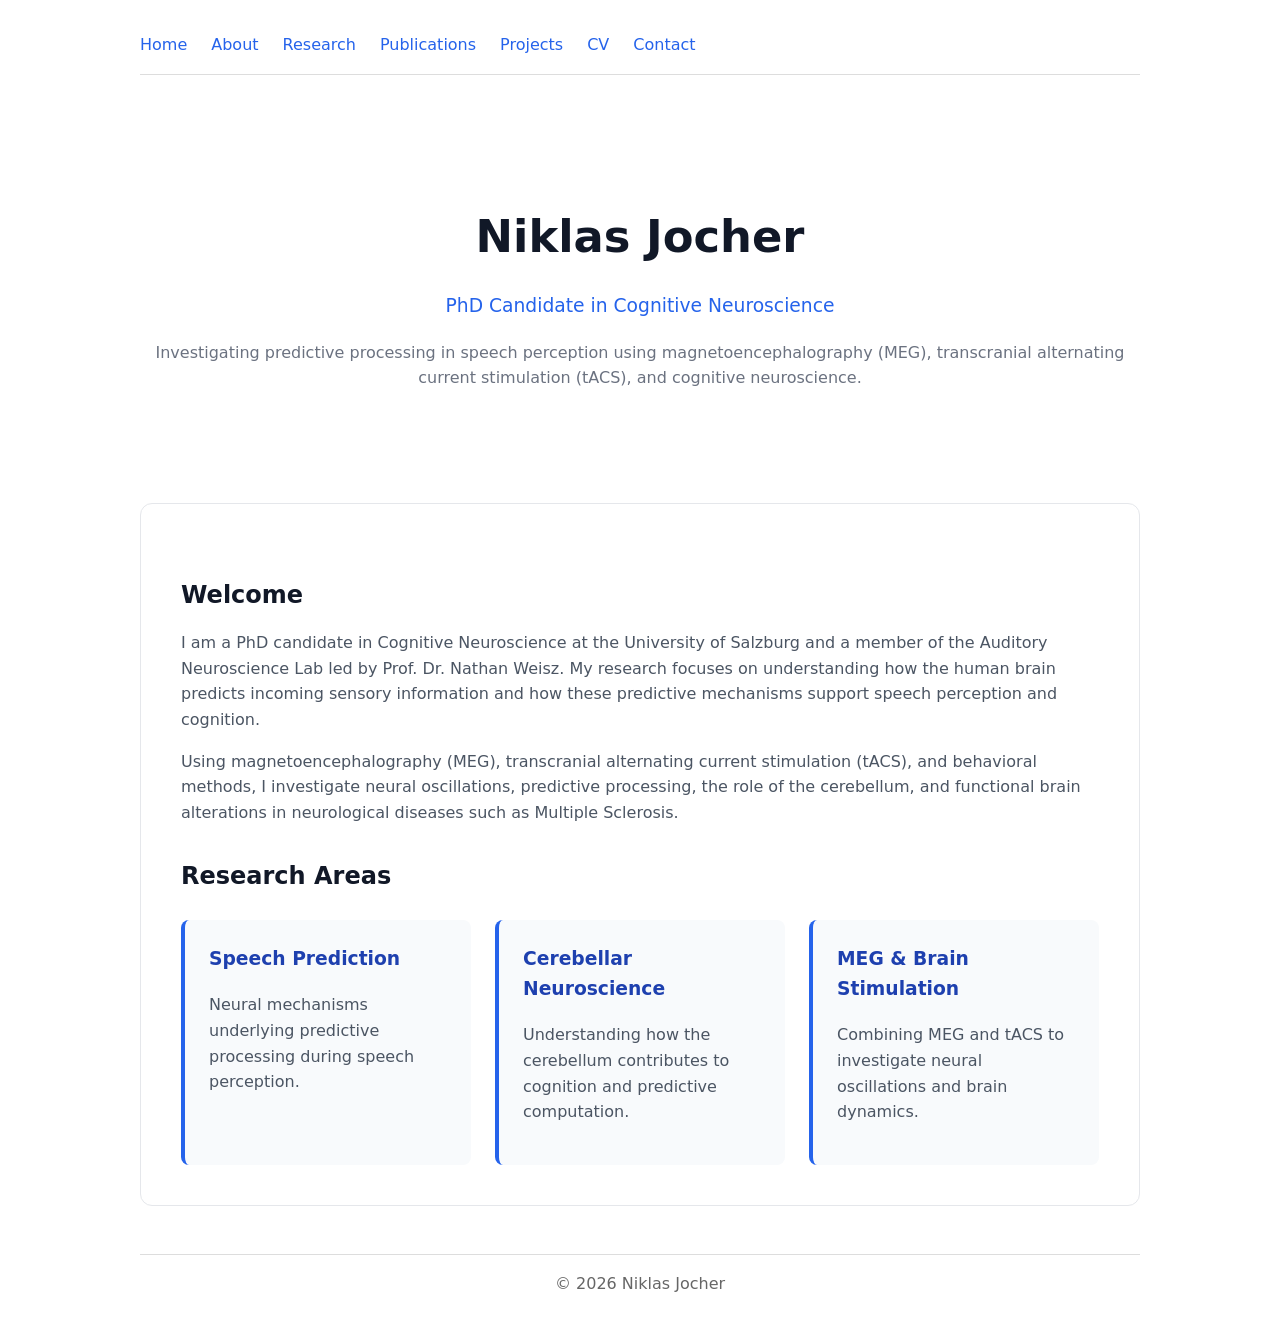
<file: index.html>
<!DOCTYPE html>
<html lang="en">
<head>
    <meta charset="UTF-8">
    <meta name="viewport" content="width=device-width, initial-scale=1.0">
    <title>Home | Niklas Jocher</title>
    <link rel="stylesheet" href="assets/css/style.css">
</head>

<body>

<nav>
    <a href="index.html">Home</a>
    <a href="about.html">About</a>
    <a href="research.html">Research</a>
    <a href="publications.html">Publications</a>
    <a href="projects.html">Projects</a>
    <a href="cv.html">CV</a>
    <a href="contact.html">Contact</a>
</nav>

<div class="hero">
    <h1>Niklas Jocher</h1>
    <h3>PhD Candidate in Cognitive Neuroscience</h3>

    <p>
        Investigating predictive processing in speech perception using
        magnetoencephalography (MEG), transcranial alternating current stimulation
        (tACS), and cognitive neuroscience.
    </p>
</div>

<div class="card home-content">

<h2>Welcome</h2>

<p>
I am a PhD candidate in Cognitive Neuroscience at the University of Salzburg and a
member of the Auditory Neuroscience Lab led by Prof. Dr. Nathan Weisz.
My research focuses on understanding how the human brain predicts incoming sensory
information and how these predictive mechanisms support speech perception and cognition.
</p>

<p>
Using magnetoencephalography (MEG), transcranial alternating current stimulation (tACS),
and behavioral methods, I investigate neural oscillations, predictive processing,
the role of the cerebellum, and functional brain alterations in neurological diseases
such as Multiple Sclerosis.
</p>

<h2>Research Areas</h2>

<div class="grid">

<div class="research-item">
<h3>Speech Prediction</h3>
<p>Neural mechanisms underlying predictive processing during speech perception.</p>
</div>

<div class="research-item">
<h3>Cerebellar Neuroscience</h3>
<p>Understanding how the cerebellum contributes to cognition and predictive computation.</p>
</div>

<div class="research-item">
<h3>MEG & Brain Stimulation</h3>
<p>Combining MEG and tACS to investigate neural oscillations and brain dynamics.</p>
</div>

</div>

</div>

<footer>
© 2026 Niklas Jocher
</footer>

<script src="assets/js/script.js"></script>

</body>
</html>
</file>
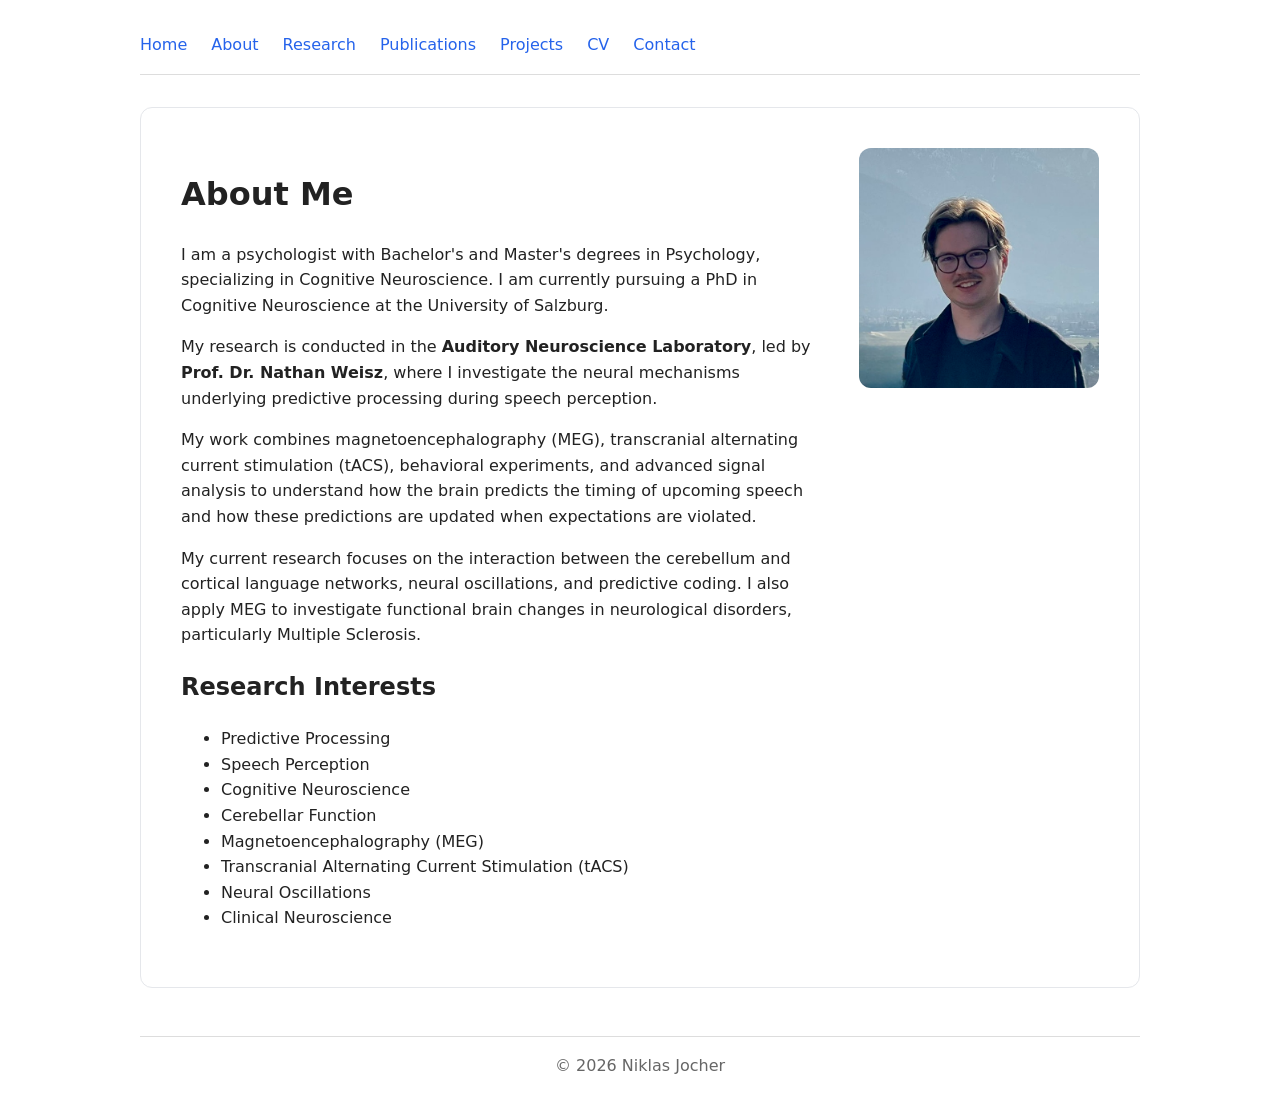
<file: about.html>
<!DOCTYPE html>
<html lang="en">
<head>
    <meta charset="UTF-8">
    <meta name="viewport" content="width=device-width, initial-scale=1.0">

    <title>About | Niklas Jocher</title>

    <link rel="stylesheet" href="assets/css/style.css">
</head>

<body>

<nav>
    <a href="index.html">Home</a>
    <a href="about.html">About</a>
    <a href="research.html">Research</a>
    <a href="publications.html">Publications</a>
    <a href="projects.html">Projects</a>
    <a href="cv.html">CV</a>
    <a href="contact.html">Contact</a>
</nav>

<div class="card about">

    <div class="about-text">

        <h1>About Me</h1>

        <p>
            I am a psychologist with Bachelor's and Master's degrees in Psychology,
            specializing in Cognitive Neuroscience. I am currently pursuing a PhD in
            Cognitive Neuroscience at the University of Salzburg.
        </p>

        <p>
            My research is conducted in the <strong>Auditory Neuroscience Laboratory</strong>,
            led by <strong>Prof. Dr. Nathan Weisz</strong>, where I investigate the neural
            mechanisms underlying predictive processing during speech perception.
        </p>

        <p>
            My work combines magnetoencephalography (MEG), transcranial alternating
            current stimulation (tACS), behavioral experiments, and advanced signal
            analysis to understand how the brain predicts the timing of upcoming
            speech and how these predictions are updated when expectations are violated.
        </p>

        <p>
            My current research focuses on the interaction between the cerebellum and
            cortical language networks, neural oscillations, and predictive coding.
            I also apply MEG to investigate functional brain changes in neurological
            disorders, particularly Multiple Sclerosis.
        </p>

        <h2>Research Interests</h2>

        <ul>
            <li>Predictive Processing</li>
            <li>Speech Perception</li>
            <li>Cognitive Neuroscience</li>
            <li>Cerebellar Function</li>
            <li>Magnetoencephalography (MEG)</li>
            <li>Transcranial Alternating Current Stimulation (tACS)</li>
            <li>Neural Oscillations</li>
            <li>Clinical Neuroscience</li>
        </ul>

    </div>

    <img
        src="assets/images/profile.png"
        alt="Niklas Jocher"
        class="profile-photo">

</div>

<footer>
    © 2026 Niklas Jocher
</footer>

<script src="assets/js/script.js"></script>

</body>
</html>
</file>
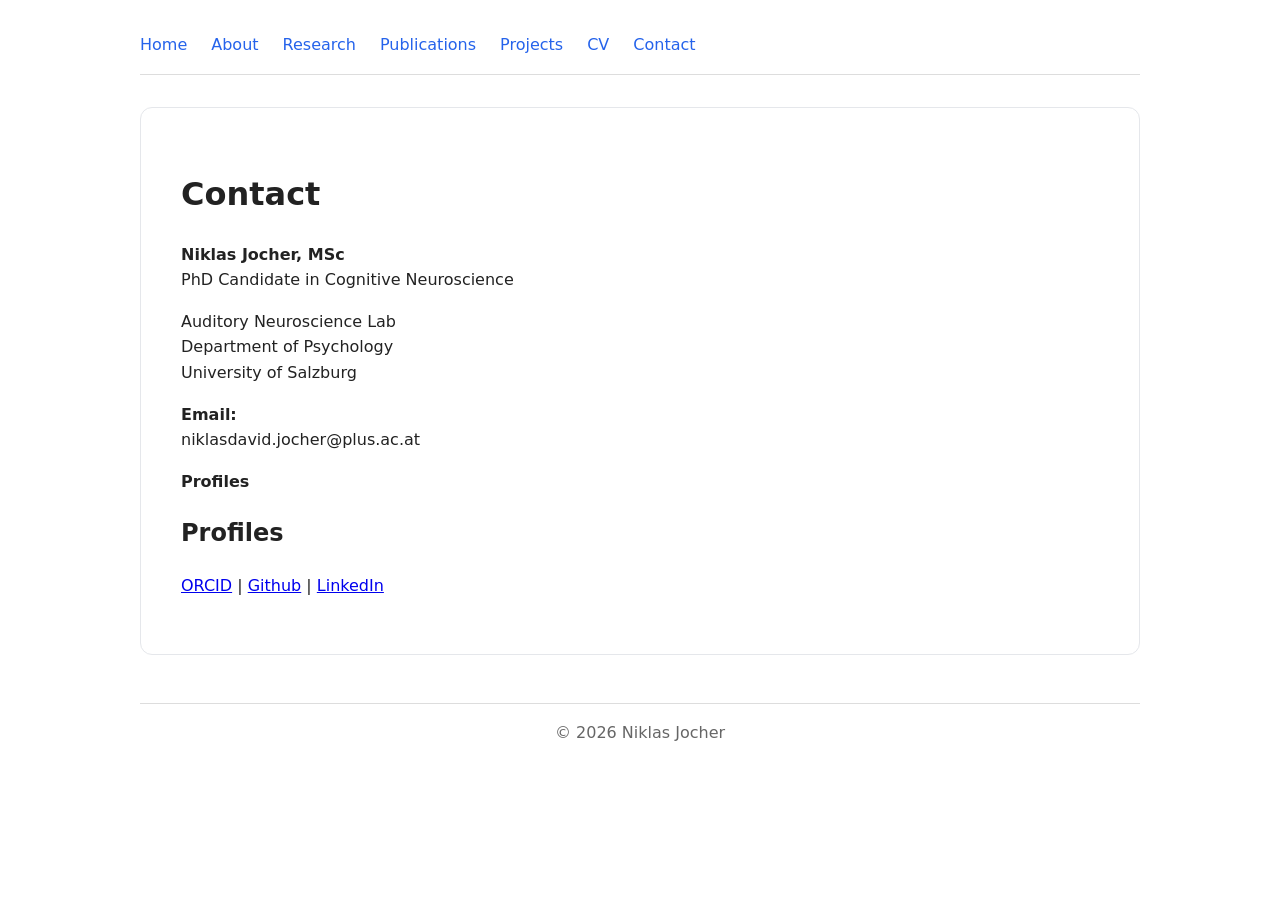
<file: contact.html>
<!DOCTYPE html>
<html lang="en">
<head>
<meta charset="UTF-8">
<meta name="viewport" content="width=device-width, initial-scale=1.0">
<title>Contact | Niklas Jocher</title>
<link rel="stylesheet" href="assets/css/style.css">
</head>

<body>

<nav>
<a href="index.html">Home</a>
<a href="about.html">About</a>
<a href="research.html">Research</a>
<a href="publications.html">Publications</a>
<a href="projects.html">Projects</a>
<a href="cv.html">CV</a>
<a href="contact.html">Contact</a>
</nav>

<div class="card">

<h1>Contact</h1>

<p>
<b>Niklas Jocher, MSc</b><br>
PhD Candidate in Cognitive Neuroscience
</p>

<p>
Auditory Neuroscience Lab<br>
Department of Psychology<br>
University of Salzburg
</p>

<p>
<strong>Email:</strong><br>
niklasdavid.jocher@plus.ac.at
</p>

<p>
<strong>Profiles</strong></p>

<h2>Profiles</h2>

<p>

<a href="https://orcid.org/0009-0005-7069-5543" target="_blank">ORCID</a> |
<a href="https://github.com/ndjoc" target="_blank">Github</a> |
<a href="https://www.linkedin.com/in/niklas-david-jocher-636583213/" target="_blank">LinkedIn</a>
</p>

</div>

<footer>
© 2026 Niklas Jocher
</footer>

</body>
</html>
</file>
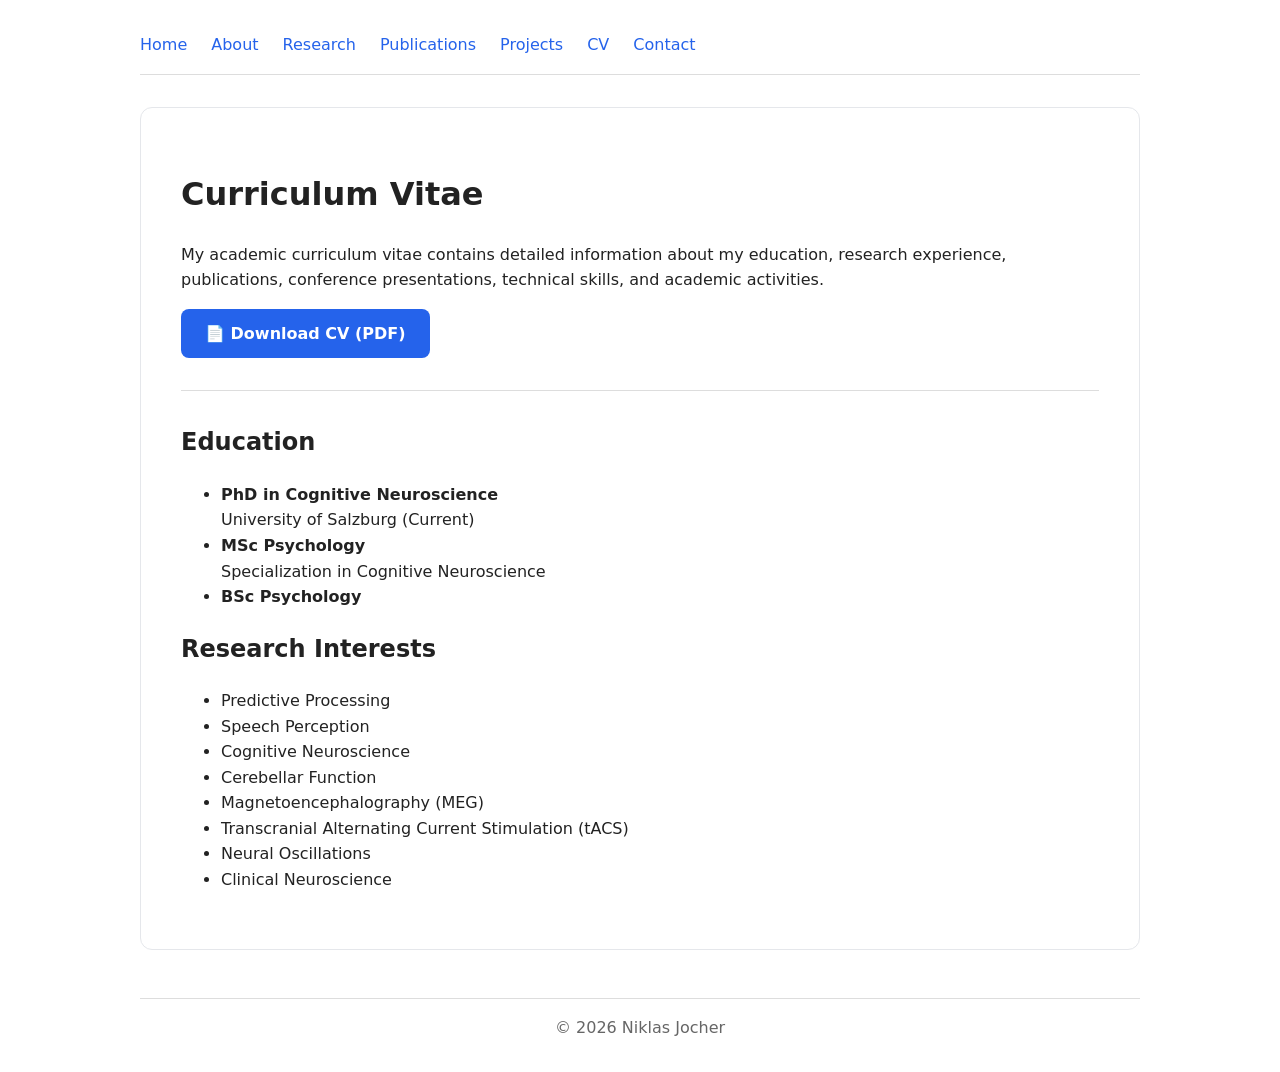
<file: cv.html>
<!DOCTYPE html>
<html lang="en">
<head>
    <meta charset="UTF-8">
    <meta name="viewport" content="width=device-width, initial-scale=1.0">
    <title>CV | Niklas Jocher</title>

    <link rel="stylesheet" href="assets/css/style.css">
</head>

<body>

<nav>
    <a href="index.html">Home</a>
    <a href="about.html">About</a>
    <a href="research.html">Research</a>
    <a href="publications.html">Publications</a>
    <a href="projects.html">Projects</a>
    <a href="cv.html">CV</a>
    <a href="contact.html">Contact</a>
</nav>

<div class="card">

    <h1>Curriculum Vitae</h1>

    <p>
        My academic curriculum vitae contains detailed information about my education,
        research experience, publications, conference presentations, technical skills,
        and academic activities.
    </p>

    <p>
        <a class="button"
           href="assets/files/Niklas_Jocher_CV.pdf"
           target="_blank">
            📄 Download CV (PDF)
        </a>
    </p>

    <hr>

    <h2>Education</h2>

    <ul>
        <li><strong>PhD in Cognitive Neuroscience</strong><br>
        University of Salzburg (Current)</li>

        <li><strong>MSc Psychology</strong><br>
        Specialization in Cognitive Neuroscience</li>

        <li><strong>BSc Psychology</strong></li>
    </ul>

    <h2>Research Interests</h2>

    <ul>
        <li>Predictive Processing</li>
        <li>Speech Perception</li>
        <li>Cognitive Neuroscience</li>
        <li>Cerebellar Function</li>
        <li>Magnetoencephalography (MEG)</li>
        <li>Transcranial Alternating Current Stimulation (tACS)</li>
        <li>Neural Oscillations</li>
        <li>Clinical Neuroscience</li>
    </ul>

</div>

<footer>
    © 2026 Niklas Jocher
</footer>

<script src="assets/js/script.js"></script>

</body>
</html>
</file>
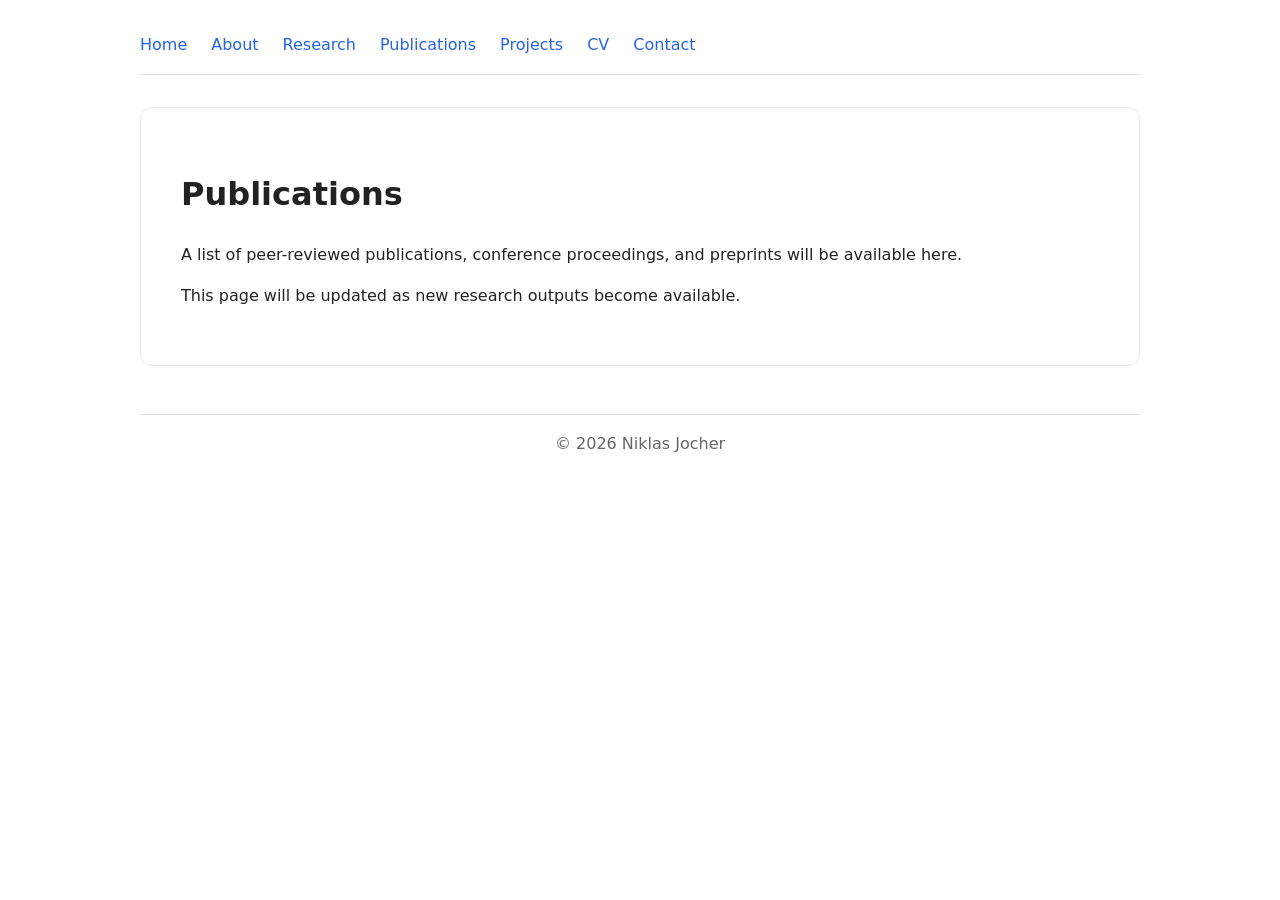
<file: publications.html>
<!DOCTYPE html>
<html lang="en">
<head>
<meta charset="UTF-8">
<meta name="viewport" content="width=device-width, initial-scale=1.0">
<title>Publications | Niklas Jocher</title>
<link rel="stylesheet" href="assets/css/style.css">
</head>

<body>

<nav>
<a href="index.html">Home</a>
<a href="about.html">About</a>
<a href="research.html">Research</a>
<a href="publications.html">Publications</a>
<a href="projects.html">Projects</a>
<a href="cv.html">CV</a>
<a href="contact.html">Contact</a>
</nav>

<div class="card">

<h1>Publications</h1>

<p>
A list of peer-reviewed publications, conference proceedings, and preprints will
be available here.
</p>

<p>
This page will be updated as new research outputs become available.
</p>

</div>

<footer>
© 2026 Niklas Jocher
</footer>

</body>
</html>
</file>
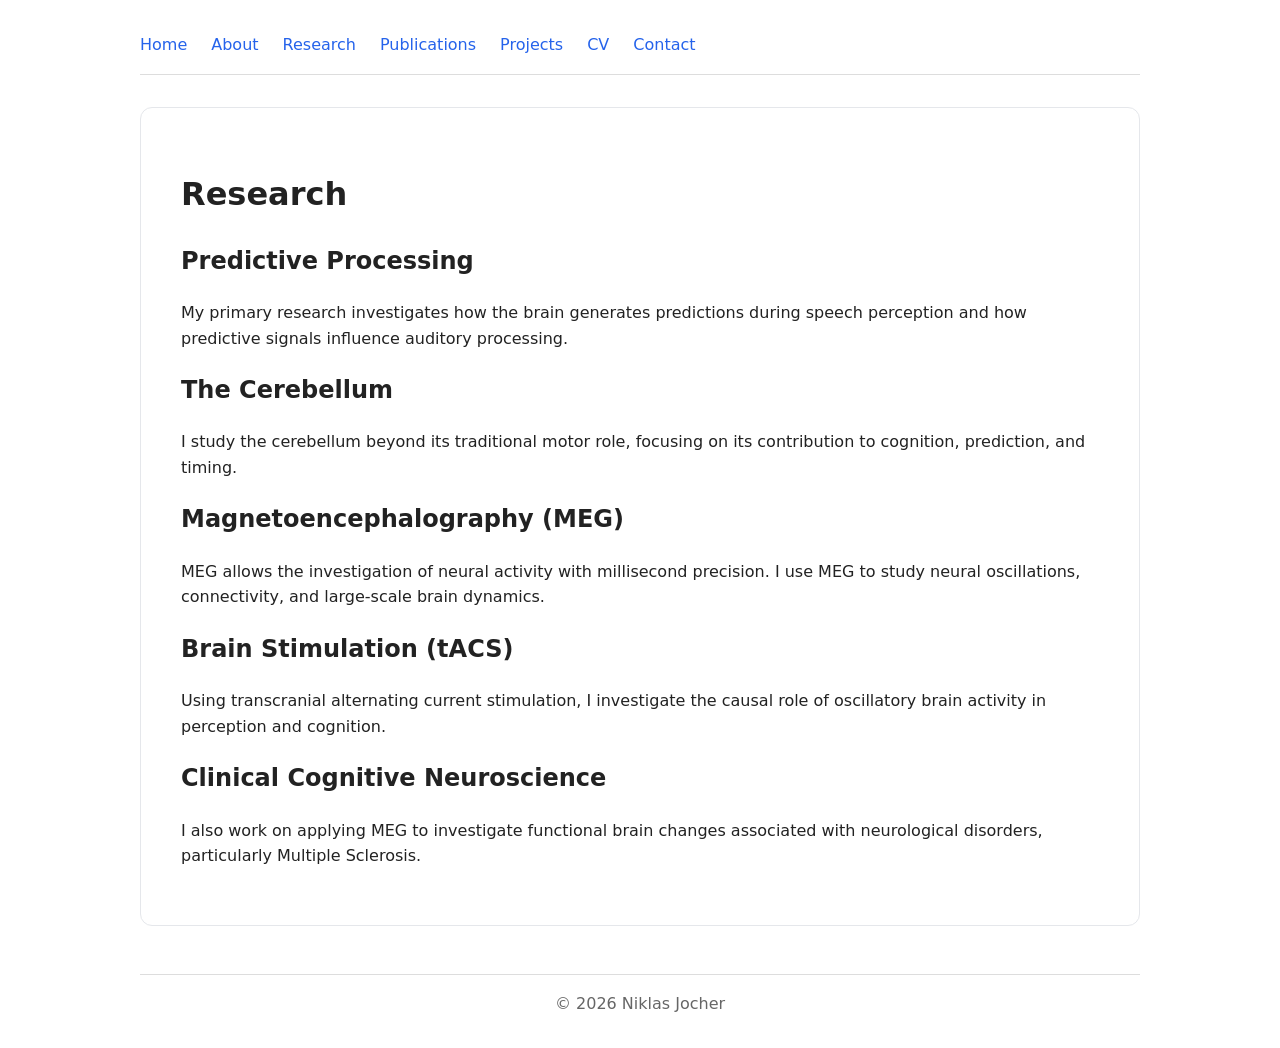
<file: research.html>
<!DOCTYPE html>
<html lang="en">
<head>
<meta charset="UTF-8">
<meta name="viewport" content="width=device-width, initial-scale=1.0">
<title>Research | Niklas Jocher</title>
<link rel="stylesheet" href="assets/css/style.css">
</head>

<body>

<nav>
<a href="index.html">Home</a>
<a href="about.html">About</a>
<a href="research.html">Research</a>
<a href="publications.html">Publications</a>
<a href="projects.html">Projects</a>
<a href="cv.html">CV</a>
<a href="contact.html">Contact</a>
</nav>

<div class="card">

<h1>Research</h1>

<h2>Predictive Processing</h2>

<p>
My primary research investigates how the brain generates predictions during speech
perception and how predictive signals influence auditory processing.
</p>

<h2>The Cerebellum</h2>

<p>
I study the cerebellum beyond its traditional motor role, focusing on its contribution
to cognition, prediction, and timing.
</p>

<h2>Magnetoencephalography (MEG)</h2>

<p>
MEG allows the investigation of neural activity with millisecond precision. I use MEG
to study neural oscillations, connectivity, and large-scale brain dynamics.
</p>

<h2>Brain Stimulation (tACS)</h2>

<p>
Using transcranial alternating current stimulation, I investigate the causal role
of oscillatory brain activity in perception and cognition.
</p>

<h2>Clinical Cognitive Neuroscience</h2>

<p>
I also work on applying MEG to investigate functional brain changes associated with
neurological disorders, particularly Multiple Sclerosis.
</p>

</div>

<footer>
© 2026 Niklas Jocher
</footer>

</body>
</html>
</file>
<file: assets/css/style.css>
body {
    font-family: system-ui, -apple-system, BlinkMacSystemFont, "Segoe UI", sans-serif;
    max-width: 1000px;
    margin: 0 auto;
    padding: 2rem;
    line-height: 1.6;
    color: #222;
    background: #ffffff;
}

/* Navigation */
nav {
    display: flex;
    gap: 1.5rem;
    border-bottom: 1px solid #ddd;
    padding-bottom: 1rem;
    margin-bottom: 2rem;
    flex-wrap: wrap;
}

nav a {
    text-decoration: none;
    color: #2563eb;
    font-weight: 500;
}

nav a:hover {
    color: #1e40af;
}

/* Hero section */
.hero {
    text-align: center;
    padding: 4rem 0;
}

.hero h1 {
    font-size: 2.8rem;
    margin-bottom: 0.3rem;
    color: #111827;
}

.hero h3 {
    font-weight: 400;
    color: #2563eb;
}

.hero p {
    color: #6b7280;
}


/* Main content card */
.card {
    border: 1px solid #e5e7eb;
    border-radius: 12px;
    padding: 2.5rem;
    margin: 2rem 0;
    background: #ffffff;
}


/* Homepage sections */
.home-content h2 {
    color: #111827;
    margin-top: 2rem;
    margin-bottom: 1rem;
}

.home-content p {
    color: #4b5563;
}


/* Research boxes */
.grid {
    display: grid;
    grid-template-columns: repeat(auto-fit, minmax(220px, 1fr));
    gap: 1.5rem;
    margin-top: 1.5rem;
}

.research-item {
    background: #f8fafc;
    border-left: 4px solid #2563eb;
    padding: 1.5rem;
    border-radius: 8px;
}

.research-item h3 {
    margin-top: 0;
    color: #1e40af;
}


/* Links */
.links {
    display: flex;
    gap: 1.5rem;
    margin-top: 2rem;
    flex-wrap: wrap;
}

.links a {
    text-decoration: none;
    color: #2563eb;
    font-weight: 600;
}

.links a:hover {
    text-decoration: underline;
}


/* Footer */
footer {
    margin-top: 3rem;
    border-top: 1px solid #ddd;
    padding-top: 1rem;
    color: #666;
    text-align: center;
}


/* Mobile layout */
@media (max-width: 600px) {
    body {
        padding: 1rem;
    }

    .hero h1 {
        font-size: 2rem;
    }

    .card {
        padding: 1.5rem;
    }
}

/* About page */

.about {
    display: flex;
    gap: 40px;
    align-items: flex-start;
}

.about-text {
    flex: 1;
}

.profile-photo {
    width: 240px;
    border-radius: 12px;
    object-fit: cover;
}

/* Responsive layout */

@media (max-width: 800px) {

    .about {
        flex-direction: column;
        align-items: center;
        text-align: left;
    }

    .profile-photo {
        width: 200px;
        margin-bottom: 20px;
    }
}

.button {
    display: inline-block;
    background: #2563eb;
    color: white;
    padding: 12px 24px;
    border-radius: 8px;
    text-decoration: none;
    font-weight: 600;
    transition: background 0.2s ease;
}

.button:hover {
    background: #1d4ed8;
}

hr {
    margin: 2rem 0;
    border: none;
    border-top: 1px solid #ddd;
}
</file>
